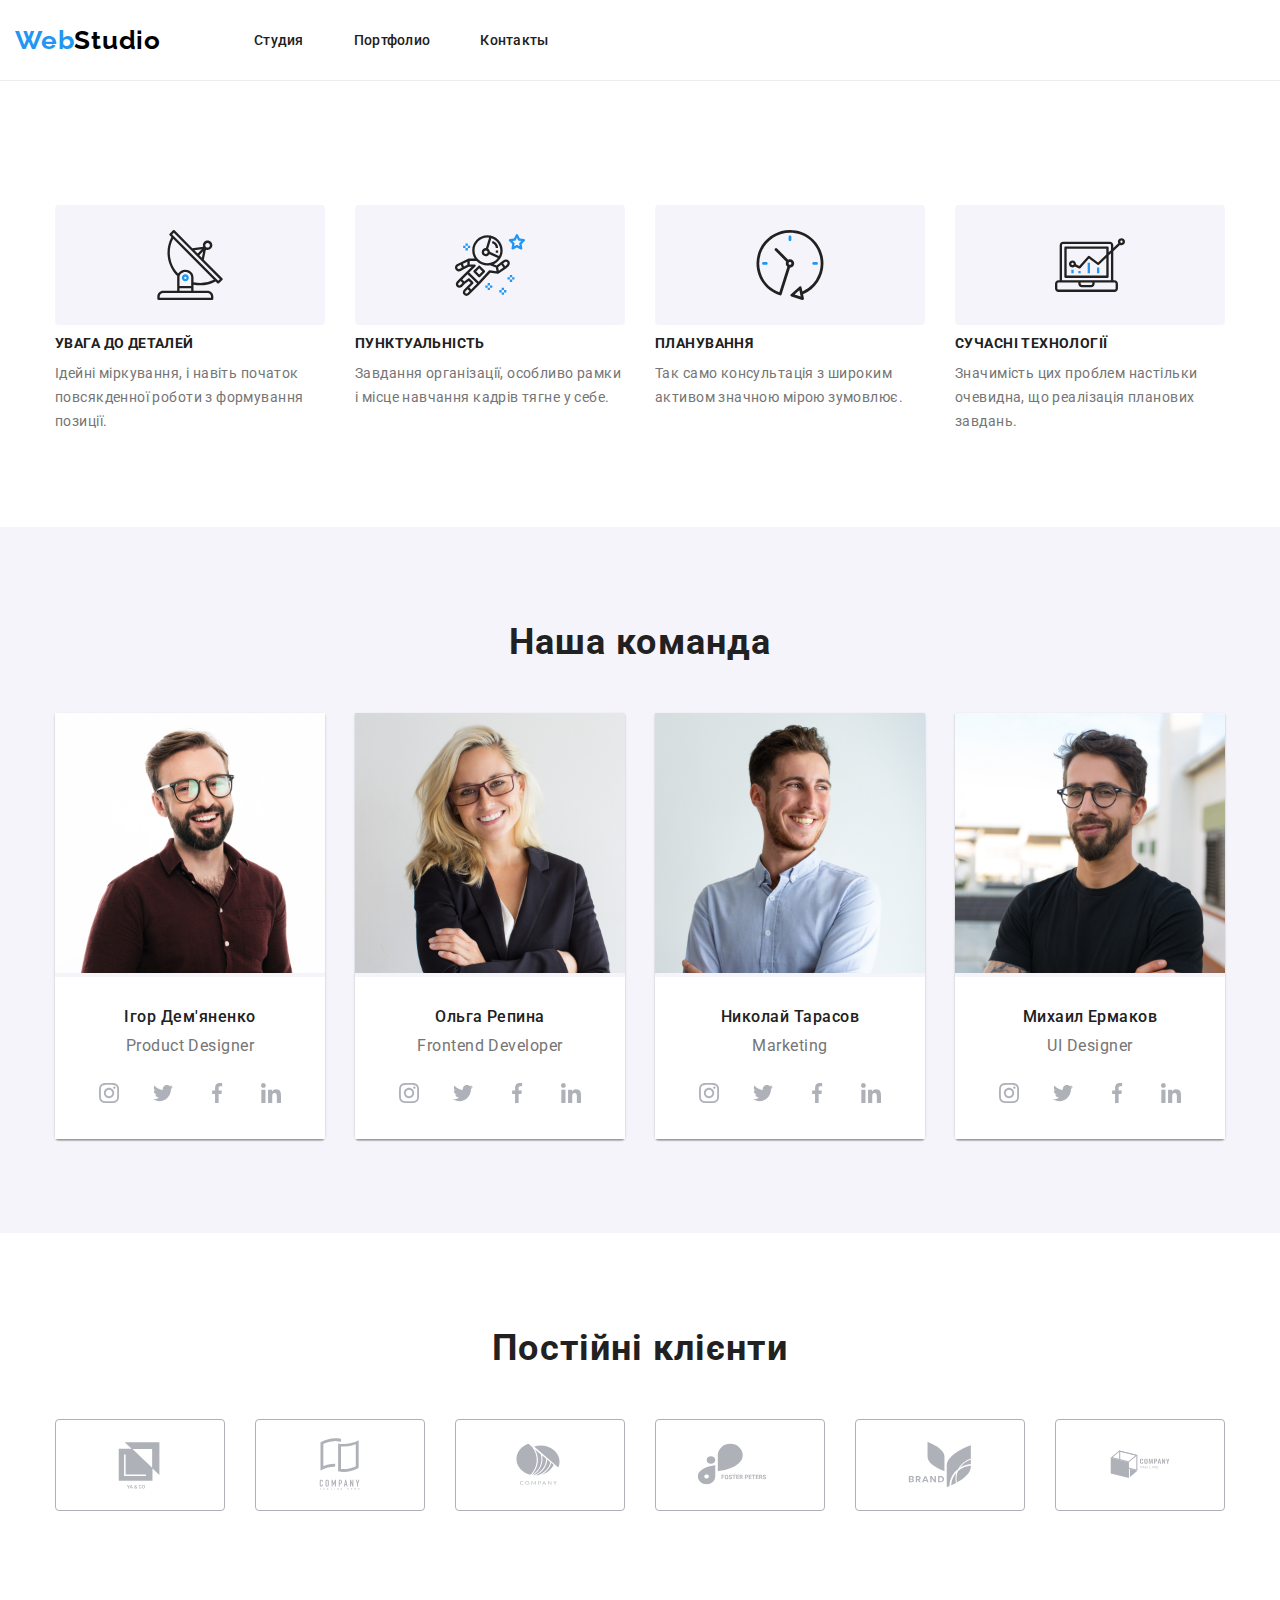
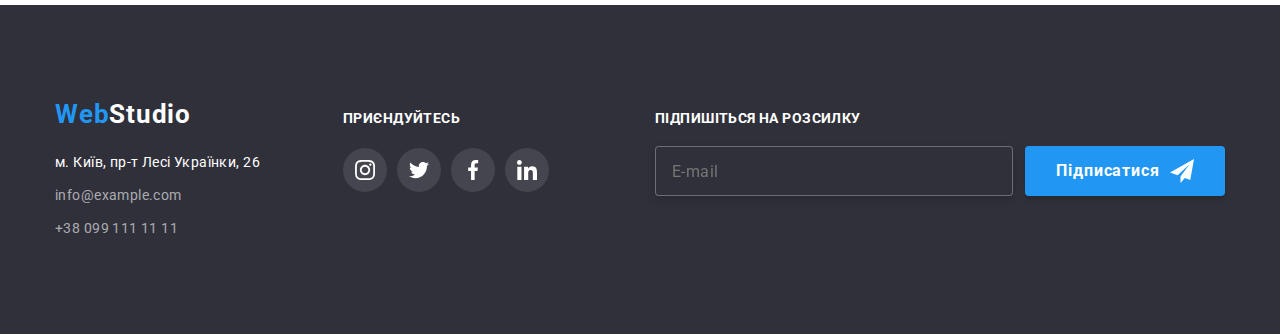
<file: index.html>
<!DOCTYPE html>
<html lang="en">

<head>
    <meta charset="UTF-8">
    <meta http-equiv="X-UA-Compatible" content="IE=edge">
    <meta name="viewport" content="width=device-width, initial-scale=1.0">

    <link rel="preconnect" href="https://fonts.googleapis.com">
    <link rel="preconnect" href="https://fonts.gstatic.com" crossorigin>
    <link
        href="https://fonts.googleapis.com/css2?family=Raleway:wght@700&family=Roboto:wght@400;500;700;900&display=swap"
        rel="stylesheet">
    <link rel="stylesheet"
        href="https://cdnjs.cloudflare.com/ajax/libs/modern-normalize/1.1.0/modern-normalize.min.css">
    <link rel="stylesheet" href="./css/main.min.css">
    <link rel="stylesheet" href="./css/styles.css">
    <title>WebStudio</title>


</head>

<body class="no-scroll">
    <header class="header">
        <div class="header__content ">
            <nav class="navbar">

                <a class="navbar__logo " href="./index.html"><span class="navbar__logo-text">Web</span>Studio</a>

                <ul class="navbar__list">
                    <li class="navbar__items "><a class="navbar__link  navbar__link--currnet "
                            href="./index.html">Студия</a>
                    </li>
                    <li class="navbar__items "><a class="navbar__link" href="./portfolio.html">Портфолио</a>
                    </li>
                    <li class="navbar__items "><a class="navbar__link lnk" href="">Контакты</a></li>
                </ul>
            </nav>
            <ul class="feedback">
                <li class="feedback__items "><a class="navbar__link" href="mailto:info@devstudio.com">
                        <svg class="feedback__icons" width="16" height="12">
                            <use href="./images/icons.svg#mail">
                            </use>
                        </svg>
                        info@devstudio.com</a>
                </li>
                <li class="feedback__items "><a class="navbar__link" href="tel:+380961111111">
                        <svg class="feedback__icons" width="10" height="16">
                            <use href="./images/icons.svg#phone">
                            </use>
                        </svg>+38 096 111 11 11
                    </a>
                </li>
            </ul>
            <div>
                <button class=" navbar__mobile-open " type="button" data-menu-open>
                    <svg class="navbar__mobile-icon">
                        <use href="./images/icons.svg#menu"></use>
                    </svg>
                </button>

            </div>
        </div>
    </header>

    <main>
        <!-- <section class="hero ">
            <h1 class="hero__title"> ЭФФЕКТИВНЫЕ РЕШЕНИЯ ДЛЯ ВАШЕГО БИЗНЕСА</h1>
            <button class="button" type="button" data-modal-open> <span class="hero__text">Заказать услугу</span>
            </button>
        </section> -->
        <!-- about us-->
        <section class="benefits">
            <div class="benefits__group ">
                <ul class="benefits__list">
                    <li class="benefits__items ">

                        <div class="benefits__collection">
                            <svg class="benefits__icon">
                                <use href="./images/icons.svg#antenna">
                                </use>
                            </svg>
                        </div>

                        <h3 class="benefits__title">УВАГА ДО ДЕТАЛЕЙ</h3>
                        <p class="benefits__text">Ідейні міркування, i навіть початок повсякденної роботи з формування
                            позиції.</p>
                    </li>
                    <li class="benefits__items ">
                        <div class="benefits__collection">
                            <svg class="benefits__icon">
                                <use href="./images/icons.svg#astronaut">
                                </use>
                            </svg>
                        </div>
                        <h3 class="benefits__title">ПУНКТУАЛЬНІСТЬ</h3>
                        <p class="benefits__text">Завдання організації, особливо рамки і місце навчання кадрів тягне у
                            себе. </p>
                    </li>
                    <li class="benefits__items ">
                        <div class="benefits__collection">
                            <svg class="benefits__icon">
                                <use href="./images/icons.svg#clock">
                                </use>
                            </svg>
                        </div>
                        <H3 class="benefits__title">ПЛАНУВАННЯ</H3>
                        <p class="benefits__text">Так само консультація з широким активом значною мірою зумовлює.</p>
                    </li>
                    <li class="benefits__items ">
                        <div class="benefits__collection">
                            <svg class="benefits__icon">
                                <use href="./images/icons.svg#diagram">
                                </use>
                            </svg>
                        </div>
                        <h3 class="benefits__title">СУЧАСНІ ТЕХНОЛОГІЇ</h3>
                        <p class="benefits__text">Значимість цих проблем настільки очевидна, що реалізація планових
                            завдань.
                        </p>
                    </li>
                </ul>
            </div>
        </section>
        <!--Ability-->
        <!-- <section class="ability">
            <div class=" ability__group ">
                <h2 class="ability__title">Чем мы занимаемся</h2>
                <ul class="ability__list">
                    <li class="ability__photo"><img src="images/desktop.jpg" width="370" height="294"
                            alt="рабочий стол">
                        <div class="overlay">
                            <p class="overlay__text">
                                ДЕСКТОПНЫЕ ПРИЛОЖЕНИЯ
                            </p>
                        </div>
                    </li>

                    <li class="ability__photo"><img src="images/mobile-development.jpg " width="370" height="294"
                            alt="мобильная разработка">

                        <div class="overlay">
                            <p class="overlay__text">
                                МОБИЛЬНЫЕ ПРИЛОЖЕНИЯ
                            </p>
                        </div>
                    </li>
                    <li class="ability__photo "><img src="images/tablet.jpg " width="370" height="294" alt="планшет">
                        <div class="overlay">
                            <p class="overlay__text">ДИЗАЙНЕРСКИЕ РЕШЕНИЯ</p>
                        </div>
                    </li>
                </ul>
            </div>
        </section> -->
        <!--Team-->
        <section class="team ">
            <div class="team__group ">
                <h2 class="team__people">Наша команда</h2>
                <ul class="team__list">
                    <li class="team__items ">
                        <img src="images/igor.jpg " width="270" height="260" alt="Игорь Демьяненко">
                        <div class="team__activity">
                            <h3 class="team__name">Ігор Дем'яненко</h3>
                            <p class="team__title">Product Designer</p>
                            <ul class="team__social-list">
                                <li class="team__social-items ">
                                    <a class="team__social-link" href="https://instagram.com" target="_blank"
                                        rel="noopener noreferrer" aria-label="instagram">
                                        <svg class="team__social-svg">
                                            <use href="./images/icons.svg#instagram">
                                            </use>
                                        </svg>
                                    </a>
                                </li>
                                <li class="team__social-items ">
                                    <a class="team__social-link" href="https://twitter.com/" target="_blank"
                                        rel="noopener noreferrer" aria-label="twitter">
                                        <svg class="team__social-svg">
                                            <use href="./images/icons.svg#twitter">
                                            </use>
                                        </svg>
                                    </a>
                                </li>
                                <li class=" team__social-items">
                                    <a class="team__social-link" href="https://facebook.com/" target="_blank"
                                        rel="noopener noreferrer" aria-label="facebook">
                                        <svg class="team__social-svg">
                                            <use href="./images/icons.svg#facebook">
                                            </use>
                                        </svg>
                                    </a>
                                </li>
                                <li class="team__social-items ">
                                    <a class="team__social-link" href="https://linkedin.com/" target="_blank"
                                        rel="noopener noreferrer" aria-label="linkedin">
                                        <svg class="team__social-svg">
                                            <use href="./images/icons.svg#linkedin">
                                            </use>
                                        </svg>
                                    </a>
                                </li>

                            </ul>
                        </div>
                    </li>
                    <li class="team__items ">
                        <img src="images/olga.jpg" width="270" height="260" alt="Ольга Репина">
                        <div class="team__activity">
                            <h3 class="team__name">Ольга Репина</h3>
                            <p class="team__title">Frontend Developer</p>
                            <ul class="team__social-list">
                                <li class="team__social-items ">
                                    <a class="team__social-link" href="https://instagram.com" target="_blank"
                                        rel="noopener noreferrer" aria-label="instagram">
                                        <svg class="team__social-svg">
                                            <use href="./images/icons.svg#instagram">
                                            </use>
                                        </svg>
                                    </a>
                                </li>
                                <li class="team__social-items ">
                                    <a class="team__social-link" href="https://twitter.com/" target="_blank"
                                        rel="noopener noreferrer" aria-label="twitter">
                                        <svg class="team__social-svg">
                                            <use href="./images/icons.svg#twitter">
                                            </use>
                                        </svg>
                                    </a>
                                </li>
                                <li class=" team__social-items ">
                                    <a class="team__social-link" href="https://facebook.com/" target="_blank"
                                        rel="noopener noreferrer" aria-label="facebook">
                                        <svg class="team__social-svg">
                                            <use href="./images/icons.svg#facebook">
                                            </use>
                                        </svg>
                                    </a>
                                </li>
                                <li class="team__social-items ">
                                    <a class="team__social-link" href="https://linkedin.com/" target="_blank"
                                        rel="noopener noreferrer" aria-label="linkedin">
                                        <svg class="team__social-svg">
                                            <use href="./images/icons.svg#linkedin">
                                            </use>
                                        </svg>
                                    </a>
                                </li>

                            </ul>
                        </div>
                    </li>
                    <li class="team__items">
                        <img src="images/nikolay.jpg" width="270" height="260" alt="Николай Тарасов">
                        <div class="team__activity">
                            <h3 class="team__name">Николай Тарасов</h3>
                            <p class="team__title">Marketing</p>
                            <ul class="team__social-list">
                                <li class="team__social-items ">
                                    <a class="team__social-link" href="https://instagram.com" target="_blank"
                                        rel="noopener noreferrer" aria-label="instagram">
                                        <svg class="team__social-svg">
                                            <use href="./images/icons.svg#instagram">
                                            </use>
                                        </svg>
                                    </a>
                                </li>
                                <li class="team__social-items">
                                    <a class="team__social-link" href="https://twitter.com/" target="_blank"
                                        rel="noopener noreferrer" aria-label="twitter">
                                        <svg class="team__social-svg">
                                            <use href="./images/icons.svg#twitter">
                                            </use>
                                        </svg>
                                    </a>
                                </li>
                                <li class=" team__social-items">
                                    <a class="team__social-link" href="https://facebook.com/" target="_blank"
                                        rel="noopener noreferrer" aria-label="facebook">
                                        <svg class="team__social-svg">
                                            <use href="./images/icons.svg#facebook">
                                            </use>
                                        </svg>
                                    </a>
                                </li>
                                <li class="team__social-items ">
                                    <a class="team__social-link" href="https://linkedin.com/" target="_blank"
                                        rel="noopener noreferrer" aria-label="linkedin">
                                        <svg class="team__social-svg">
                                            <use href="./images/icons.svg#linkedin">
                                            </use>
                                        </svg>
                                    </a>
                                </li>

                            </ul>
                        </div>
                    </li>
                    <li class="team__items">
                        <img src="images/misha.jpg" width="270" height="260" alt="Михаил Ермаков">
                        <div class="team__activity">
                            <h3 class="team__name">Михаил Ермаков</h3>
                            <p class="team__title">UI Designer</p>
                            <ul class="team__social-list">
                                <li class="team__social-items ">
                                    <a class="team__social-link" href="https://instagram.com" target="_blank"
                                        rel="noopener noreferrer" aria-label="instagram">
                                        <svg class="team__social-svg">
                                            <use href="./images/icons.svg#instagram">
                                            </use>
                                        </svg>
                                    </a>
                                </li>
                                <li class="team__social-items ">
                                    <a class="team__social-link" href="https://twitter.com/" target="_blank"
                                        rel="noopener noreferrer" aria-label="twitter">
                                        <svg class="team__social-svg">
                                            <use href="./images/icons.svg#twitter">
                                            </use>
                                        </svg>
                                    </a>
                                </li>
                                <li class=" team__social-items">
                                    <a class="team__social-link" href="https://facebook.com/" target="_blank"
                                        rel="noopener noreferrer" aria-label="facebook">
                                        <svg class="team__social-svg">
                                            <use href="./images/icons.svg#facebook">
                                            </use>
                                        </svg>
                                    </a>
                                </li>
                                <li class="team__social-items ">
                                    <a class="team__social-link" href="https://linkedin.com/" target="_blank"
                                        rel="noopener noreferrer" aria-label="linkedin">
                                        <svg class="team__social-svg">
                                            <use href="./images/icons.svg#linkedin">
                                            </use>
                                        </svg>
                                    </a>
                                </li>

                            </ul>
                        </div>
                    </li>
                </ul>
            </div>
        </section>
        <!-- Clients -->
        <section class="clients">
            <div class="clients__group ">
                <h3 class="clients__title">Постійні клієнти</h3>
                <ul class="clients__list">
                    <li class="clients__items ">
                        <a class="clients__logo" href="./index.html" target="_blank" rel="noopener noreferrer"
                            aria-label="company name">
                            <svg class="clients__icon">
                                <use href="./images/icons.svg#logo-1">
                                </use>
                            </svg>
                        </a>

                    </li>
                    <li class="clients__items">
                        <a class="clients__logo" href="./index.html" target="_blank" rel="noopener noreferrer"
                            aria-label="company name">
                            <svg class="clients__icon">
                                <use href="./images/icons.svg#logo-2">
                                </use>
                            </svg>
                        </a>

                    </li>
                    <li class="clients__items ">
                        <a class="clients__logo" href="./index.html" target="_blank" rel="noopener noreferrer"
                            aria-label="company name">
                            <svg class="clients__icon">
                                <use href="./images/icons.svg#logo-3">
                                </use>
                            </svg>
                        </a>

                    </li>
                    <li class="clients__items ">
                        <a class="clients__logo" href="./index.html" target="_blank" rel="noopener noreferrer"
                            aria-label="company name">
                            <svg class="clients__icon">
                                <use href="./images/icons.svg#logo-4">
                                </use>
                            </svg>
                        </a>

                    </li>
                    <li class="clients__items ">
                        <a class="clients__logo" href="./index.html" target="_blank" rel="noopener noreferrer"
                            aria-label="company name">
                            <svg class="clients__icon">
                                <use href="./images/icons.svg#logo-5">
                                </use>
                            </svg>
                        </a>

                    </li>
                    <li class="clients__items">
                        <a class="clients__logo" href="./index.html" target="_blank" rel="noopener noreferrer"
                            aria-label="company name">
                            <svg class="clients__icon">
                                <use href="./images/icons.svg#logo-6">
                                </use>
                            </svg>
                        </a>


                    </li>
                </ul>
            </div>
        </section>
    </main>
    <footer class="footer">
        <div class="footer__info">
            <div>
                <a class="footer__logo " href="./index.html" target="_blank" rel="noopener noreferrer">
                    <span class="footer__logo-text">Web</span>Studio</a>
                <address>
                    <ul class="footer__nav">
                        <li class="footer__list"><a class="footer__adress" href="https://goo.gl/maps/Vx1k762oTrEUdPKi6"
                                rel="noopener noreferrer ">
                                м. Київ, пр-т Лесі Українки, 26</a></li>
                        <li class="footer__list"><a class="footer__feedback "
                                href="mailto:info@example.com">info@example.com</a></li>
                        <li class="footer__list"><a class="footer__feedback" href="tel:+380991111111">+38
                                099 111
                                11
                                11</a></li>
                    </ul>
                </address>
            </div>
            <div class="footer__social">
                <h2 class="footer__social-title">ПРИЄНДУЙТЕСЬ</h2>

                <ul class="footer__social-list">
                    <li class="footer__social-items">
                        <a class="footer__social-link" href="https://instagram.com" target="_blank"
                            rel="noopener noreferrer" aria-label="instagram">
                            <svg class="footer__icon">
                                <use href="./images/icons.svg#instagram">
                                </use>
                            </svg>
                        </a>
                    </li>
                    <li class="footer__social-items">
                        <a class="footer__social-link" href="https://twitter.com/" target="_blank"
                            rel="noopener noreferrer" aria-label="twitter">
                            <svg class="footer__icon">
                                <use href="./images/icons.svg#twitter">
                                </use>
                            </svg>
                        </a>
                    </li>
                    <li class=" footer__social-items">
                        <a class="footer__social-link" href="https://facebook.com/" target="_blank"
                            rel="noopener noreferrer" aria-label="facebook">
                            <svg class="footer__icon">
                                <use href="./images/icons.svg#facebook">
                                </use>
                            </svg>
                        </a>
                    </li>
                    <li class="footer__social-items">
                        <a class="footer__social-link" href="https://linkedin.com/" target="_blank"
                            rel="noopener noreferrer" aria-label="linkedin">
                            <svg class="footer__icon">
                                <use href="./images/icons.svg#linkedin">
                                </use>
                            </svg>
                        </a>
                </ul>
            </div>
            <div class="subscribe">
                <h2 class="subscribe-title">Підпишіться на розсилку
                </h2>
                <form class="subscribe__form">
                    <label class="subscribe__label">
                        <input class="subscribe__input" type="email" placeholder="E-mail">
                    </label>
                    <button class="subscribe__button" type="submit">Підписатися
                        <svg class="subscribe__icon">
                            <use href="./images/icons.svg#send"></use>
                        </svg>
                    </button>
                </form>
            </div>

        </div>

    </footer>
    <div class="backdrop is-hidden" data-modal>
        <div class="modal">
            <button class="modal__btn" type="button" data-modal-close>
                <svg class="modal__close">
                    <use href="./images/icons.svg#close"></use>
                </svg>
            </button>



            <form class="form">
                <div class="form__group" role="group">
                    <strong class="form__title">Залиште свої дані, ми вам передзвонимо</strong>
                    <label class="form__label">
                        <span class="form__name">Ім'я</span>
                        <input class="form__input" type="text" name="user-name" />
                        <svg class="form__icon">
                            <use href="./images/icons.svg#name">
                            </use>
                        </svg>
                    </label>
                    <label class="form__label">
                        <span class="form__name">Телефон</span>
                        <input class="form__input" type="tel" name="user-phone" />
                        <svg class="form__icon">
                            <use href="./images/icons.svg#call">
                            </use>
                        </svg>
                    </label>
                    <label class="form__label">
                        <span class="form__name">Пошта</span>
                        <input class="form__input" type="email" name="user-email" />
                        <svg class="form__icon">
                            <use href="./images/icons.svg#email">
                            </use>
                        </svg>
                    </label>
                    <label class="form__label">
                        <span class="form__name">Коментар</span>
                        <textarea class="form__area" name="user-name" placeholder="Введіть текст"></textarea>
                    </label>
                </div>
                <label class="form__agreement">

                    <input class="form__checkbox visually-hidden" type="checkbox" name="user-name" />
                    <svg class="form__agreement-icon">
                        <use class="form__nocheck" href="./images/icons.svg#nocheck">
                        </use>
                        <use class="form__check" href="./images/icons.svg#check">
                        </use>
                    </svg>
                    <span class="form__info">Погоджуюся з розсилкою та приймаю <a href="" class="form__link ">
                            Умови договору</a> </span>
                </label>
                <button class="form__button-submit" type="submit">Відправити</button>
            </form>
        </div>
    </div>

    <div class="mobile" data-menu>
        <button class="mobile__close " type="button" data-menu-close>
            <svg class="modal__close">
                <use href="./images/icons.svg#close"></use>
            </svg>
        </button>
        <div class="mobile__section">
            <ul class="mobile__list">
                <li class="mobile__nav-items ">
                    <a href="./index.html" class="mobile__link mobile__nav-items--currnet">Студія</a>
                </li>
                <li class="mobile__nav-items"><a href="./portfolio.html" class="mobile__link">Портфоліо</a></li>
                <li class="mobile__nav-items"><a href="./index.html" class="mobile__link">Контакти</a></li>
            </ul>
            <ul class="mobile__list">
                <li class="mobile__items"> <a class="mobile__link-tel" href="tel:+380961111111"> +38 096 111 11
                        11</a>
                </li>
                <li class="mobile__items"><a class="mobile__link-email"
                        href="mailto:info@devstudio.com">info@devstudio.com</a></li>
            </ul>
            <ul class="mobile__subscribe-list">
                <li class="mobile__items"><a class="mobile__subscribe" href="https://instagram.com" target="_blank"
                        rel="noopener noreferrer" aria-label="instagram">Instagramm </a></li>
                <li class="mobile__items"><a class="mobile__subscribe" href="https://twitter.com/" target="_blank"
                        rel="noopener noreferrer" aria-label="twitter">twitter </a></li>
                <li class="mobile__items"><a class="mobile__subscribe" href="https://www.facebook.com/" target="_blank"
                        rel="noopener noreferrer" aria-label="facebook">Facebook </a></li>
                <li class="mobile__items"><a class="mobile__subscribe" href="https://www.linkedin.com/" target="_blank"
                        rel="noopener noreferrer" aria-label="LinkedIn">LinkedIn</a></li>
            </ul>
        </div>

    </div>



    <script src=" ./js/modal.js">
    </script>
    <script src=" ./js/menu.js">

    </script>
</body>

</html>
</file>
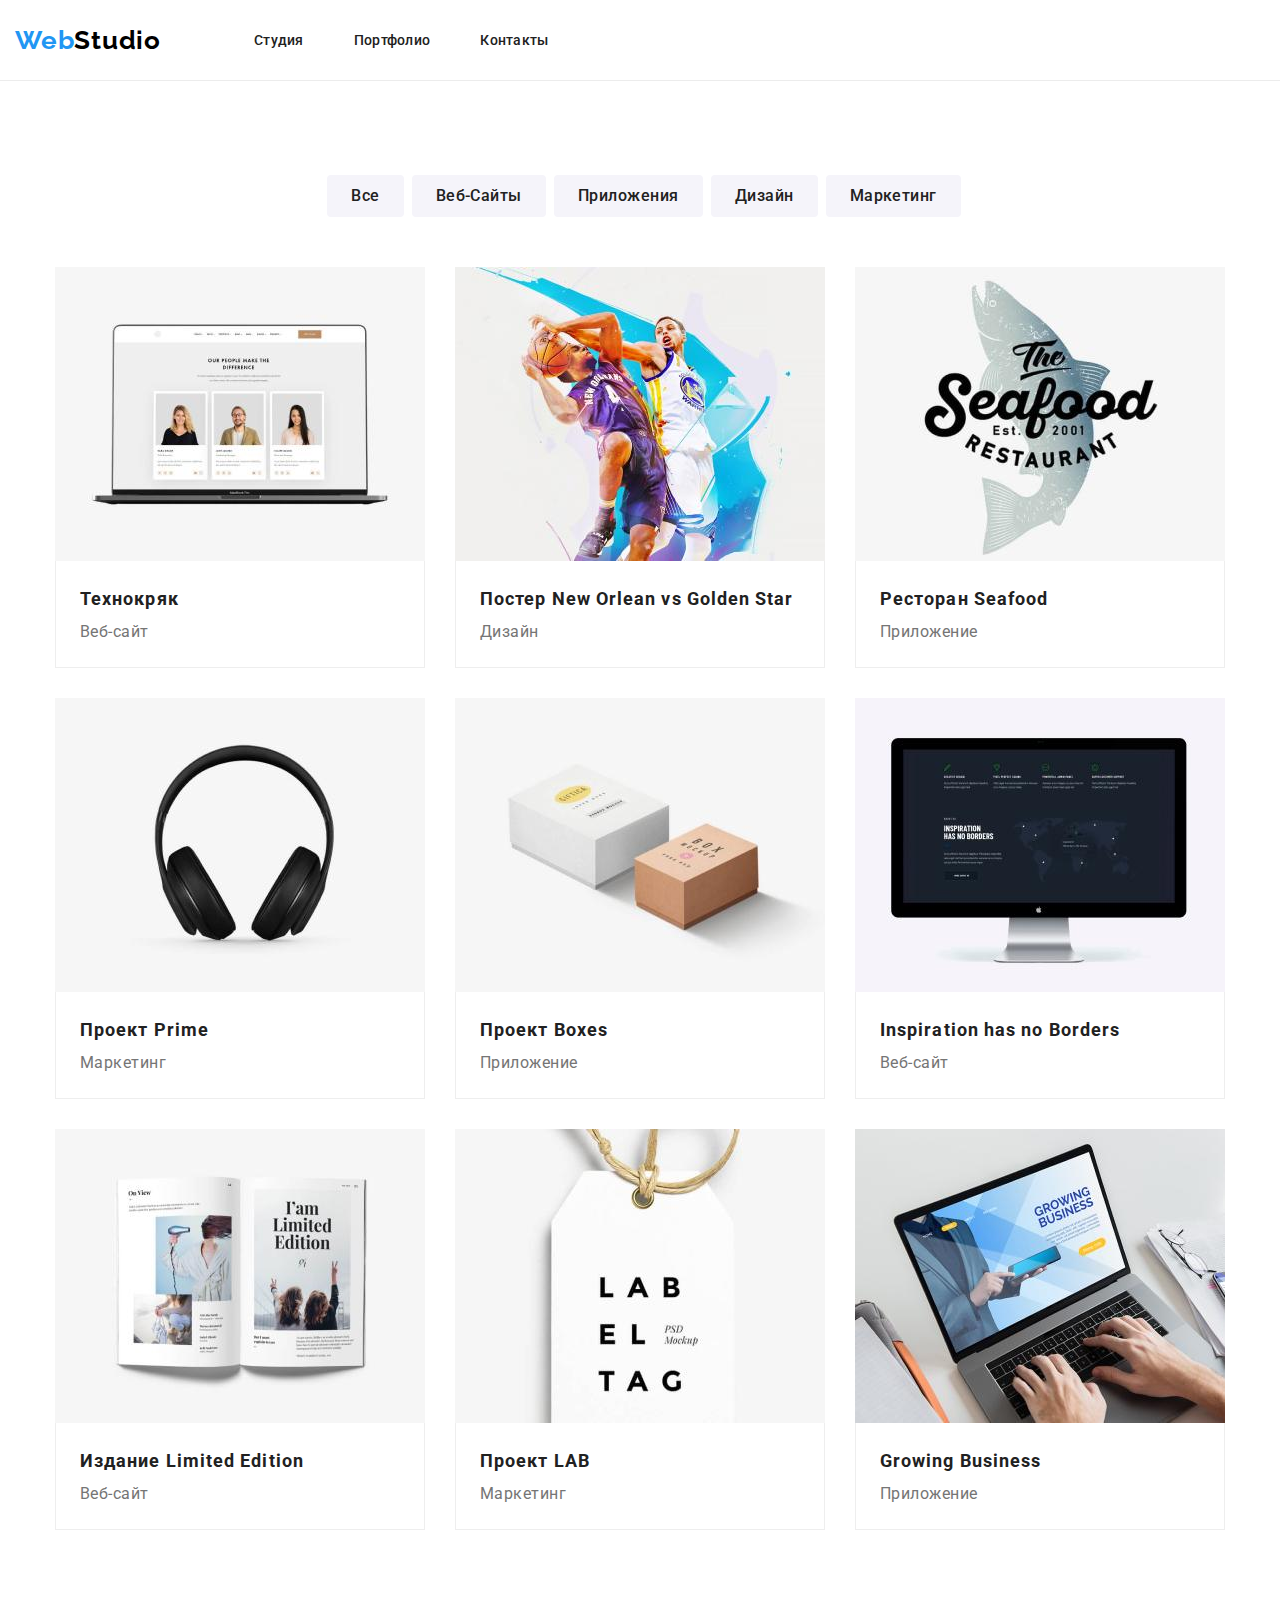
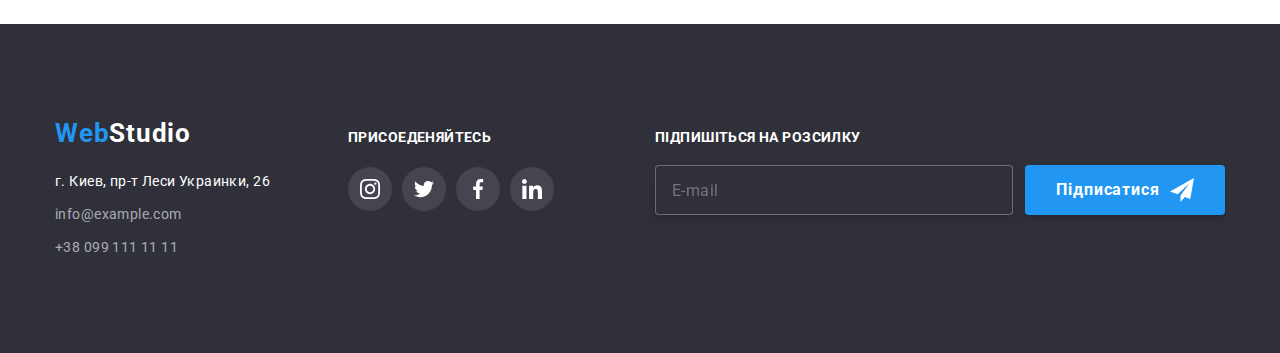
<file: portfolio.html>
<!DOCTYPE html>
<html lang="en">

<head>
    <meta charset="UTF-8" />
    <meta http-equiv="X-UA-Compatible" content="IE=edge" />
    <meta name="viewport" content="width=device-width, initial-scale=1.0" />
    <link rel="preconnect" href="https://fonts.googleapis.com" />
    <link rel="preconnect" href="https://fonts.gstatic.com" crossorigin />
    <link
        href="https://fonts.googleapis.com/css2?family=Raleway:wght@700&family=Roboto:wght@400;500;700;900&display=swap"
        rel="stylesheet" />
    <link rel="stylesheet"
        href="https://cdnjs.cloudflare.com/ajax/libs/modern-normalize/1.1.0/modern-normalize.min.css" />
    <link rel="stylesheet" href="./css/main.min.css">
    <link rel="stylesheet" href="./css/styles.css" />
    <title>Portfolio</title>
</head>

<body>
    <header class="header">
        <div class="header__content">
            <nav class="navbar">
                <a class="navbar__logo " href="./index.html"><span class="navbar__logo-text">Web</span>Studio</a>
                <ul class="navbar__list">
                    <li class="navbar__items "><a class="navbar__link " href="./index.html">Студия</a>
                    </li>
                    <li class="navbar__items "><a class="navbar__link navbar__link--currnet"
                            href="./portfolio.html">Портфолио</a>
                    </li>
                    <li class="navbar__items "><a class="navbar__link" href="">Контакты</a></li>
                </ul>
            </nav>
            <ul class="feedback">
                <li class="feedback__items "><a class="navbar__link" href="mailto:info@devstudio.com">
                        <svg class="feedback__icons" width="16" height="12">
                            <use href="./images/icons.svg#mail">
                            </use>
                        </svg>
                        info@devstudio.com</a>
                </li>
                <li class="feedback__items "><a class="navbar__link" href="tel:+380961111111">
                        <svg class="feedback__icons" width="10" height="16">
                            <use href="./images/icons.svg#phone">
                            </use>
                        </svg>+38 096 111 11 11
                    </a>


                </li>
            </ul>
        </div>
    </header>


    <main>
        <!-- Filter -->
        <section class="filter">
            <div class="filter__group">
                <ul class="filter__list">
                    <li class="filter__items">
                        <button class="filter__button" type="button">Все</button>
                    </li>
                    <li class="filter__items">
                        <button class="filter__button" type="button">Веб-Сайты</button>
                    </li>
                    <li class="filter__items">
                        <button class="filter__button" type="button">Приложения</button>
                    </li>
                    <li class="filter__items">
                        <button class="filter__button" type="button">Дизайн</button>
                    </li>
                    <li class="filter__items">
                        <button class="filter__button" type="button">Маркетинг</button>
                    </li>
                </ul>
                <!-- Projects list -->
                <ul class="projects__list">
                    <li class="projects__items ">
                        <div class="projects__overlay">
                            <img class="projects__photo" src="./images/tehno.jpg" alt="ТехноКряк" />
                            <p class="projects__overlay-text projects_overlay-filter">Ресурс предлагает комплексные
                                предложения с
                                разным уровнем
                                функционала и сервисов. Все это позволит посетителю получить
                                исчерпывающие сведения о компании или частном лице.</p>
                        </div>
                        <div class="filter__container ">
                            <h2 class="projects__cards">Технокряк</h2>
                            <p class="projects__cards-list">Веб-сайт</p>
                        </div>
                    </li>
                    <li class="projects__items">
                        <div class="projects__overlay">
                            <img class="projects__photo" src="./images/poster.jpg" alt="ТехноКряк" />
                            <p class="projects__overlay-text projects_overlay-filter">Ресурс предлагает комплексные
                                предложения с
                                разным уровнем
                                функционала и сервисов. Все это позволит посетителю получить
                                исчерпывающие сведения о компании или частном лице.</p>
                        </div>
                        <div class="filter__container">
                            <h2 class="projects__cards">Постер New Orlean vs Golden Star</h2>
                            <p class="projects__cards-list">Дизайн</p>
                        </div>
                    </li>
                    <li class="projects__items">
                        <div class="projects__overlay">
                            <img class="projects__photo" src="./images/seafood.jpg" alt="ТехноКряк" />
                            <p class="projects__overlay-text projects_overlay-filter">Ресурс предлагает комплексные
                                предложения с
                                разным уровнем
                                функционала и сервисов. Все это позволит посетителю получить
                                исчерпывающие сведения о компании или частном лице.</p>
                        </div>

                        <div class="filter__container">
                            <h2 class="projects__cards">Ресторан Seafood</h2>
                            <p class="projects__cards-list">Приложение</p>

                        </div>

                    </li>
                    <li class="projects__items">
                        <div class="projects__overlay">
                            <img class="projects__photo" src="./images/prime.jpg" alt="ТехноКряк" />
                            <p class="projects__overlay-text projects_overlay-filter">Ресурс предлагает комплексные
                                предложения с
                                разным уровнем
                                функционала и сервисов. Все это позволит посетителю получить
                                исчерпывающие сведения о компании или частном лице.</p>
                        </div>

                        <div class="filter__container">
                            <h2 class="projects__cards">Проект Prime</h2>
                            <p class="projects__cards-list">Маркетинг</p>
                        </div>
                    </li>
                    <li class="projects__items">
                        <div class="projects__overlay">
                            <img class="projects__photo" src="./images/boxes.jpg" alt="ТехноКряк" />
                            <p class="projects__overlay-text projects_overlay-filter">Ресурс предлагает комплексные
                                предложения с
                                разным уровнем
                                функционала и сервисов. Все это позволит посетителю получить
                                исчерпывающие сведения о компании или частном лице.</p>
                        </div>

                        <div class="filter__container">
                            <h2 class="projects__cards">Проект Boxes</h2>
                            <p class="projects__cards-list">Приложение</p>
                        </div>
                    </li>
                    <li class="projects__items">
                        <div class="projects__overlay">
                            <img class="projects__photo" src="./images/noborders.jpg" alt="ТехноКряк" />
                            <p class="projects__overlay-text projects_overlay-filter">Ресурс предлагает комплексные
                                предложения с
                                разным уровнем
                                функционала и сервисов. Все это позволит посетителю получить
                                исчерпывающие сведения о компании или частном лице.</p>
                        </div>

                        <div class="filter__container">
                            <h2 class="projects__cards">Inspiration has no Borders</h2>
                            <p class="projects__cards-list">Веб-сайт</p>
                        </div>
                    </li>
                    <li class="projects__items">
                        <div class="projects__overlay">
                            <img class="projects__photo" src="./images/limited.jpg" alt="ТехноКряк" />
                            <p class="projects__overlay-text projects_overlay-filter">Ресурс предлагает комплексные
                                предложения с
                                разным уровнем
                                функционала и сервисов. Все это позволит посетителю получить
                                исчерпывающие сведения о компании или частном лице.</p>
                        </div>

                        <div class="filter__container">
                            <h2 class="projects__cards">Издание Limited Edition</h2>
                            <p class="projects__cards-list">Веб-сайт</p>
                        </div>
                    </li>
                    <li class="projects__items">
                        <div class="projects__overlay">
                            <img class="projects__photo" src="./images/lab.jpg" alt="ТехноКряк" />
                            <p class="projects__overlay-text projects_overlay-filter">Ресурс предлагает комплексные
                                предложения с
                                разным уровнем
                                функционала и сервисов. Все это позволит посетителю получить
                                исчерпывающие сведения о компании или частном лице.</p>
                        </div>

                        <div class="filter__container">
                            <h2 class="projects__cards">Проект LAB</h2>
                            <p class="projects__cards-list">Маркетинг</p>
                        </div>
                    </li>
                    <li class="projects__items">
                        <div class="projects__overlay">
                            <img class="projects__photo" src="./images/growing.jpg" alt="ТехноКряк" />
                            <p class="projects__overlay-text projects_overlay-filter">Ресурс предлагает комплексные
                                предложения с
                                разным уровнем
                                функционала и сервисов. Все это позволит посетителю получить
                                исчерпывающие сведения о компании или частном лице.</p>
                        </div>


                        <div class="filter__container">
                            <h2 class="projects__cards">Growing Business</h2>
                            <p class="projects__cards-list">Приложение</p>
                        </div>
                    </li>
                </ul>
            </div>
        </section>
    </main>
    <footer class="footer">
        <div class="footer__info">
            <div>
                <a class="footer__logo " href="./index.html" target="_blank" rel="noopener noreferrer">
                    <span class="footer__logo-text">Web</span>Studio</a>
                <address>
                    <ul class="footer__nav">
                        <li class="footer__list"><a class="footer__adress" href="https://goo.gl/maps/Vx1k762oTrEUdPKi6"
                                rel="noopener noreferrer ">
                                г. Киев, пр-т Леси
                                Украинки, 26</a></li>
                        <li class="footer__list"><a class="footer__feedback "
                                href="mailto:info@example.com">info@example.com</a></li>
                        <li class="footer__list"><a class="footer__feedback" href="tel:+380991111111">+38
                                099 111
                                11
                                11</a></li>
                    </ul>
                </address>
            </div>
            <div class="footer__social">
                <h2 class="footer__social-title">ПРИСОЕДЕНЯЙТЕСЬ</h2>

                <ul class="footer__social-list">
                    <li class="footer__social-items">
                        <a class="footer__social-link" href="https://instagram.com" target="_blank"
                            rel="noopener noreferrer" aria-label="instagram">
                            <svg class="footer__icon">
                                <use href="./images/icons.svg#instagram">
                                </use>
                            </svg>
                        </a>
                    </li>
                    <li class="footer__social-items">
                        <a class="footer__social-link" href="https://twitter.com/" target="_blank"
                            rel="noopener noreferrer" aria-label="twitter">
                            <svg class="footer__icon">
                                <use href="./images/icons.svg#twitter">
                                </use>
                            </svg>
                        </a>
                    </li>
                    <li class=" footer__social-items">
                        <a class="footer__social-link" href="https://facebook.com/" target="_blank"
                            rel="noopener noreferrer" aria-label="facebook">
                            <svg class="footer__icon">
                                <use href="./images/icons.svg#facebook">
                                </use>
                            </svg>
                        </a>
                    </li>
                    <li class="footer__social-items">
                        <a class="footer__social-link" href="https://linkedin.com/" target="_blank"
                            rel="noopener noreferrer" aria-label="linkedin">
                            <svg class="footer__icon">
                                <use href="./images/icons.svg#linkedin">
                                </use>
                            </svg>
                        </a>
                </ul>
            </div>
            <div class="subscribe">
                <h2 class="subscribe-title">Підпишіться на розсилку
                </h2>
                <form class="subscribe__form">
                    <label class="subscribe__label">
                        <input class="subscribe__input" type="email" placeholder="E-mail">
                    </label>
                    <button class="subscribe__button" type="submit">Підписатися
                        <svg class="subscribe__icon">
                            <use href="./images/icons.svg#send"></use>
                        </svg>
                    </button>
                </form>
            </div>

        </div>

    </footer>
</body>

</html>
</file>
<file: css/styles.css>
/**************************
          Portfolio
    **************************/
/* Filter */
.filter__list {
  display: flex;
  justify-content: center;
}

.filter__items {
  padding-left: 8px;
  font-weight: 500;
  font-size: 16px;
  line-height: calc(26 / 16);
  text-align: center;
  letter-spacing: 0.03em;
}
.filter-items:first-child {
  padding-left: 0px;
}
.filter__button {
  transition: color, background-color 250ms var(--cubic);
  padding-top: 6px;
  padding-bottom: 6px;
  padding-left: 22px;
  padding-right: 22px;
  border-color: transparent;
  background: #f5f4fa;
  border-radius: 4px;
  cursor: pointer;
  font-family: 'Roboto';
  font-weight: 500;
  font-size: 16px;
  line-height: calc(26 / 16);
  text-align: center;
  letter-spacing: 0.03em;
  color: var(--main-text-color);
  -webkit-transition: color, background-color 250ms var(--cubic);
  -moz-transition: color, background-color 250ms var(--cubic);
  -ms-transition: color, background-color 250ms var(--cubic);
  -o-transition: color, background-color 250ms var(--cubic);
}
.filter__button:hover,
.filter__button:focus {
  background-color: var(--accent-color);
  border-color: transparent;
  color: #ffffff;
  box-shadow: 0px 3px 1px rgba(0, 0, 0, 0.1), 0px 1px 2px rgba(0, 0, 0, 0.08),
    0px 2px 2px rgba(0, 0, 0, 0.12);
  border-radius: 4px;
}

.filtr-container {
  overflow: hidden;
  padding-top: 20px;
  padding-left: 24px;
  padding-bottom: 20px;
  border: 1px solid #eeeeee;
  border-top: none;
}
</file>
<file: css/main.min.css>
:root{--main-text-color: #212121;--second-text-color: #757575;--third-text-color: rgba(255, 255, 255, 0.6);--accent-color: #2196f3;--main-font: "Roboto", sans-serif;--second-font: "Raleway", sans-serif;--bg-dark-clr: #2f303a;--bg-light-clr: #f5f4fa;--cubic: cubic-bezier(0.4, 0, 0.2, 1)}.visually-hidden{position:absolute;width:1px;height:1px;margin:-1px;border:0;padding:0;white-space:nowrap;-webkit-clip-path:inset(100%);clip-path:inset(100%);clip:rect(0 0 0 0);overflow:hidden}.filter__group,.footer__info,.clients__group,.team__group,.ability__group,.benefits__group,.header{margin:0 auto;padding-left:15px;padding-right:15px}@media screen and (min-width: 480px){.filter__group,.footer__info,.clients__group,.team__group,.ability__group,.benefits__group,.header{width:480px}}@media screen and (min-width: 768px){.filter__group,.footer__info,.clients__group,.team__group,.ability__group,.benefits__group,.header{width:768px}}@media screen and (min-width: 1200px){.filter__group,.footer__info,.clients__group,.team__group,.ability__group,.benefits__group,.header{width:1200px}}.projects__photo,.mobile__link,.footer__social-link,.footer__feedback,.footer__adress,.footer__logo,.clients__logo,.team__social-link,.navbar__link{text-decoration:none;color:currentColor}.projects__items,.filter__items,.mobile__nav-items,.mobile__items,.footer__social-items,.footer__list,.clients__items,.team__social-items,.team__items,.ability__photo,.benefits__items,.feedback__items,.navbar__items{list-style:none}.filter,.footer,.clients,.team,.ability,.benefits{padding-top:60px;padding-bottom:60px}@media screen and (min-width: 1200px){.filter,.footer,.clients,.team,.ability,.benefits{padding-top:94px;padding-bottom:94px}}body{font-family:var(--main-font);color:var(--main-text-color)}h1,h2,h3,h4,h5,h6,ul,ol,p,ul{margin-top:0px;margin-bottom:0px;padding:0px}.button{margin-top:30px;background-color:#2196f3;-webkit-box-shadow:0px 4px 4px rgba(0,0,0,.15);box-shadow:0px 4px 4px rgba(0,0,0,.15);border-radius:4px;cursor:pointer;text-align:center;width:200px;min-height:50px;border:rgba(0,0,0,0);transition:color,250ms var(--cubic);-webkit-transition:color,250ms var(--cubic)}.button:hover,.button:focus{background-color:#188ce8;-webkit-box-shadow:0px 4px 4px rgba(0,0,0,.15);box-shadow:0px 4px 4px rgba(0,0,0,.15);border-radius:4px}.header{width:100%;border-width:1px;border-bottom-style:solid;border-color:#ececec}.header__content{display:-webkit-box;display:-ms-flexbox;display:flex;-webkit-box-pack:justify;-ms-flex-pack:justify;justify-content:space-between;-webkit-box-align:center;-ms-flex-align:center;align-items:center}.navbar{display:-webkit-box;display:-ms-flexbox;display:flex;-webkit-box-align:center;-ms-flex-align:center;align-items:center}@media screen and (min-width: 768px){.navbar__list{margin-left:93px;display:-webkit-box;display:-ms-flexbox;display:flex}}.navbar__items{margin-right:50px;display:block;font-weight:500;font-size:14px;line-height:1.1428571429;letter-spacing:.02em;color:var(--main-text-color)}.navbar__link{display:-webkit-box;display:-ms-flexbox;display:flex;transition:color 250ms var(--cubic);-webkit-box-align:center;-ms-flex-align:center;align-items:center;-webkit-box-pack:center;-ms-flex-pack:center;justify-content:center;padding-top:32px;padding-bottom:32px;-webkit-transition:color 250ms var(--cubic);-moz-transition:color 250ms var(--cubic);-ms-transition:color 250ms var(--cubic);-o-transition:color 250ms var(--cubic);display:none}@media screen and (min-width: 768px){.navbar__link{display:block}}.navbar__mobile-icon{width:40px;height:40px;cursor:pointer}@media screen and (min-width: 768px){.navbar__mobile-icon{display:none}}.navbar__mobile-open{border-color:rgba(0,0,0,0);background-color:rgba(0,0,0,0);transform:translateX(0%);-webkit-transform:translateX(0%);-moz-transform:translateX(0%);-ms-transform:translateX(0%);-o-transform:translateX(0%)}@media screen and (min-width: 768px){.navbar__mobile-open{display:none}}.navbar__logo{text-decoration:none;font-family:"Raleway";font-weight:700;font-size:26px;line-height:1.1923076923;letter-spacing:.03em;color:#000}@media screen and (min-width: 1200px){.navbar__logo{-webkit-transition:color 250ms var(--cubic);transition:color 250ms var(--cubic)}}.navbar__logo:focus{color:var(--accent-color)}.navbar__logo-text{color:var(--accent-color)}.feedback{display:-webkit-box;display:-ms-flexbox;display:flex}.feedback__items{margin-left:50px;margin-right:25px;font-weight:500;font-size:14px;line-height:1.1428571429;letter-spacing:.02em;margin-right:0px;color:var(--second-text-color);display:none}.feedback__items :first-child{margin-left:0px}.feedback__items :hover,.feedback__items :focus{color:var(--accent-color)}.feedback__icons{-webkit-transition:fill 250ms var(--cubic);transition:fill 250ms var(--cubic);margin-right:10px;display:block}.navbar__link:hover .feedback__icons,.navbar__link:focus .feedback__icons{fill:var(--accent-color)}.hero{background-color:var(--bg-dark-clr);background-image:-webkit-gradient(linear, left top, right top, from(rgba(47, 48, 58, 0.4)), to(rgba(47, 48, 58, 0.4))),url(../images/hero-background.jpg);background-image:linear-gradient(to right, rgba(47, 48, 58, 0.4), rgba(47, 48, 58, 0.4)),url(../images/hero-background.jpg);margin:0 auto;max-width:1600px;background-size:cover;background-position:center;background-repeat:no-repeat;text-align:center;padding-top:200px;padding-bottom:200px}.hero__title{margin-left:auto;margin-right:auto;font-weight:900;font-size:44px;line-height:1.3636363636;text-align:center;letter-spacing:.06em;text-transform:uppercase;color:#fff;width:696px}.hero__text{font-style:normal;font-weight:700;font-size:16px;line-height:1.875;-webkit-box-align:center;-ms-flex-align:center;align-items:center;text-align:center;letter-spacing:.06em;color:#fff}@media screen and (min-width: 768px){.benefits__list{display:-webkit-box;display:-ms-flexbox;display:flex;-ms-flex-wrap:wrap;flex-wrap:wrap;gap:30px}}@media screen and (min-width: 1200px){.benefits__list{-ms-flex-wrap:nowrap;flex-wrap:nowrap}}.benefits__title{margin-bottom:10px;font-weight:700;font-size:14px;line-height:1.1428571429;letter-spacing:.03em;text-transform:uppercase;text-align:center;letter-spacing:.03em;color:var(--main-text-color)}@media screen and (min-width: 768px){.benefits__title{text-align:left}}.benefits__text{margin-bottom:30px;text-align:left;max-width:450px;font-size:14px;line-height:1.7142857143;letter-spacing:.03em;color:var(--second-text-color)}@media screen and (min-width: 768px){.benefits__text{max-width:354px}}@media screen and (min-width: 1200px){.benefits__text{max-width:270px}}.benefits__text:last-child{margin-bottom:0px}.benefits__collection{display:-webkit-box;display:-ms-flexbox;display:flex;-webkit-box-align:center;-ms-flex-align:center;align-items:center;-webkit-box-pack:center;-ms-flex-pack:center;justify-content:center;height:120px;margin-top:30px;margin-bottom:10px;background-color:var(--bg-light-clr);border-radius:4px}@media screen and (min-width: 768px){.benefits__collection{width:354px}}@media screen and (min-width: 1200px){.benefits__collection{width:270px}}.benefits__icon{width:70px;height:70px}.ability{padding-top:0px}.ability__title{font-weight:700;font-size:36px;line-height:1.1666666667;text-align:center;letter-spacing:.03em;color:var(--main-text-color)}.ability__list{display:-webkit-box;display:-ms-flexbox;display:flex;margin-top:50px}.ability__photo{position:relative;margin-right:30px;display:block}.ability__photo:last-child{margin-right:0px}.overlay{display:-webkit-box;display:-ms-flexbox;display:flex;-webkit-box-pack:center;-ms-flex-pack:center;justify-content:center;-webkit-box-align:center;-ms-flex-align:center;align-items:center;position:absolute;bottom:3px;left:0;width:370px;height:70px;background-color:rgba(47,48,58,.8)}.overlay__text{font-weight:700;font-size:14px;line-height:1.1428571429;text-align:center;letter-spacing:.03em;text-transform:uppercase;color:#fff}.team{background-color:var(--bg-light-clr)}.team__people{margin-bottom:30px;font-size:28px;line-height:1.1785714286;text-align:center;letter-spacing:.03em}@media screen and (min-width: 1200px){.team__people{margin-bottom:50px;font-size:36px;line-height:1.1666666667}}@media screen and (min-width: 768px){.team__list{display:-webkit-box;display:-ms-flexbox;display:flex;-ms-flex-wrap:wrap;flex-wrap:wrap;gap:30px}}@media screen and (min-width: 768px)and (min-width: 1200px){.team__list{-ms-flex-wrap:nowrap;flex-wrap:nowrap}}.team__items{margin-bottom:30px;font-size:16px;line-height:1.1875;letter-spacing:.03em;color:var(--second-text-color);-webkit-box-shadow:0px 1px 3px rgba(0,0,0,.12),0px 1px 1px rgba(0,0,0,.14),0px 2px 1px rgba(0,0,0,.2);box-shadow:0px 1px 3px rgba(0,0,0,.12),0px 1px 1px rgba(0,0,0,.14),0px 2px 1px rgba(0,0,0,.2);border-radius:0px 0px 4px 4px}@media screen and (min-width: 768px){.team__items{margin-bottom:0px}}.team__items:last-child{margin-bottom:0px}.team__activity{background-color:#fff;padding-bottom:24px;padding-top:30px;text-align:center}.team__name{margin-bottom:10px;font-weight:500;font-size:16px;line-height:1.1875;letter-spacing:.03em;color:var(--main-text-color)}.team__title{font-weight:400;font-size:16px;line-height:1.1875;letter-spacing:.03em;color:#757575}.team__social-list{gap:10px;margin-top:16px;display:-webkit-box;display:-ms-flexbox;display:flex;-webkit-box-pack:center;-ms-flex-pack:center;justify-content:center;-webkit-box-align:center;-ms-flex-align:center;align-items:center}.team__social-link{display:-webkit-box;display:-ms-flexbox;display:flex;-webkit-box-align:center;-ms-flex-align:center;align-items:center;-webkit-box-pack:center;-ms-flex-pack:center;justify-content:center;width:44px;height:44px;background-color:#fff;border-radius:50%}@media screen and (min-width: 1200px){.team__social-link{-webkit-transition:background-color 250ms var(--cubic);transition:background-color 250ms var(--cubic)}}@media screen and (min-width: 1200px){.team__social-link:hover,.team__social-link:focus{background-color:var(--accent-color)}}@media screen and (min-width: 1200px){.team__social-link:hover .team__social-svg,.team__social-link:focus .team__social-svg{fill:#fff}}.team__social-svg{width:20px;height:20px;fill:#afb1b8}.clients__title{margin-bottom:30px;font-size:28px;line-height:1.1785714286;text-align:center;letter-spacing:.03em;color:var(--main-text-color)}@media screen and (min-width: 1200px){.clients__title{font-size:36px;line-height:42px;text-align:center;letter-spacing:.03em;margin-bottom:50px}}.clients__list{display:-webkit-box;display:-ms-flexbox;display:flex;-ms-flex-wrap:wrap;flex-wrap:wrap;gap:30px}@media screen and (min-width: 250px)and (max-width: 480px){.clients__list{-webkit-box-pack:center;-ms-flex-pack:center;justify-content:center}}@media screen and (min-width: 1200px){.clients__list{-ms-flex-wrap:nowrap;flex-wrap:nowrap;-webkit-box-align:center;-ms-flex-align:center;align-items:center}}.clients__logo{display:-webkit-box;display:-ms-flexbox;display:flex;-webkit-box-pack:center;-ms-flex-pack:center;justify-content:center;-webkit-box-align:center;-ms-flex-align:center;align-items:center;width:210px;height:92px;border:1px solid #afb1b8;border-radius:4px}@media screen and (min-width: 768px){.clients__logo{width:226px}}@media screen and (min-width: 1200px){.clients__logo{width:170px;-webkit-transition:border-color 250ms var(--cubic);transition:border-color 250ms var(--cubic)}}.clients__logo:hover,.clients__logo:focus{border-color:var(--accent-color)}.clients__logo:hover .clients__icon,.clients__logo:focus .clients__icon{fill:var(--accent-color)}.clients__icon{width:106px;height:60px;fill:#afb1b8;transition:fill 250ms var(--cubic);-webkit-transition:fill 250ms var(--cubic);-moz-transition:fill 250ms var(--cubic);-ms-transition:fill 250ms var(--cubic);-o-transition:fill 250ms var(--cubic)}.footer{background-color:var(--bg-dark-clr)}@media screen and (min-width: 768px){.footer__info{display:-webkit-box;display:-ms-flexbox;display:flex;-webkit-box-orient:horizontal;-webkit-box-direction:normal;-ms-flex-direction:row;flex-direction:row;-webkit-box-align:normal;-ms-flex-align:normal;align-items:normal;-ms-flex-wrap:wrap;flex-wrap:wrap;-ms-flex-pack:distribute;justify-content:space-around;-webkit-box-align:baseline;-ms-flex-align:baseline;align-items:baseline}}@media screen and (min-width: 1200px){.footer__info{-webkit-box-pack:justify;-ms-flex-pack:justify;justify-content:space-between}}.footer__logo{display:block;margin-bottom:20px;font-weight:700;font-size:24px;line-height:1.1666666667;text-align:center;letter-spacing:.03em;color:#fff}@media screen and (min-width: 768px){.footer__logo{text-align:left}}@media screen and (min-width: 1200px){.footer__logo{font-size:26px;line-height:1.1923076923;-webkit-transition:color 250ms var(--cubic);transition:color 250ms var(--cubic)}}.footer__logo:focus{color:var(--accent-color)}.footer__logo-text{color:var(--accent-color)}.footer__list{padding-bottom:8px}@media screen and (min-width: 1200px){.footer__list{padding-bottom:9px}}.footer__list:last-child{padding-bottom:0px}.footer__adress{display:block;text-align:left;-webkit-transition:color 250ms var(--cubic);transition:color 250ms var(--cubic);font-style:normal;text-align:center;font-size:14px;line-height:1.7142857143;letter-spacing:.03em;color:#fff}@media screen and (min-width: 768px){.footer__adress{text-align:left}}@media screen and (min-width: 1200px){.footer__adress:hover,.footer__adress:focus{color:var(--accent-color)}}.footer__feedback{display:block;font-style:normal;text-align:center;font-size:14px;font-weight:400;color:rgba(255,255,255,.6);line-height:1.7142857143;letter-spacing:.03em}@media screen and (min-width: 768px){.footer__feedback{text-align:left}}@media screen and (min-width: 1200px){.footer__feedback{-webkit-transition:color 250ms var(--cubic);transition:color 250ms var(--cubic)}}@media screen and (min-width: 1200px){.footer__feedback:hover,.footer__feedback:focus{color:var(--accent-color)}}@media screen and (min-width: 1200px){.footer__social{margin-left:70px;margin-right:93px}}.footer__social-title{display:block;margin-top:60px;text-align:center;color:#fff;font-size:14px;line-height:1.3571428571;letter-spacing:.03em;text-transform:uppercase}@media screen and (min-width: 768px){.footer__social-title{margin-top:0}}@media screen and (min-width: 768px)and (min-width: 1200px){.footer__social-title{text-align:left}}.footer__social-list{margin-top:20px;display:-webkit-box;display:-ms-flexbox;display:flex;-webkit-box-pack:center;-ms-flex-pack:center;justify-content:center;-webkit-box-align:center;-ms-flex-align:center;align-items:center;gap:10px}.footer__icon{display:block;width:20px;height:20px;fill:#fff}.footer__social-link{display:-webkit-box;display:-ms-flexbox;display:flex;-webkit-box-pack:center;-ms-flex-pack:center;justify-content:center;-webkit-box-align:center;-ms-flex-align:center;align-items:center;width:44px;height:44px;border-radius:50%;background-color:rgba(255,255,255,.1);-webkit-transition:background-color 250ms var(--cubic);transition:background-color 250ms var(--cubic)}@media screen and (min-width: 1200px){.footer__social-link:hover,.footer__social-link:focus{background-color:var(--accent-color)}}.subscribe-title{display:block;margin-top:60px;margin-bottom:20px;font-weight:700;font-size:14px;line-height:1.1428571429;letter-spacing:.03em;text-align:center;text-transform:uppercase;color:#fff}@media screen and (min-width: 1200px){.subscribe-title{text-align:left;margin-top:0px}}@media screen and (min-width: 1200px){.subscribe__form{display:-webkit-box;display:-ms-flexbox;display:flex;-webkit-box-pack:center;-ms-flex-pack:center;justify-content:center}}.subscribe__input{background-color:var(--bg-dark-clr);padding-left:16px;padding-right:16px;width:100%;height:50px;border:1px solid rgba(255,255,255,.3);filter:drop-shadow(0px 4px 4px rgba(0, 0, 0, 0.15));border-radius:4px;-webkit-filter:drop-shadow(0px 4px 4px rgba(0, 0, 0, 0.15));font-weight:400;font-size:16px;line-height:1.25;letter-spacing:.03em;color:rgba(255,255,255,.6)}@media screen and (min-width: 768px){.subscribe__input{width:450px}}@media screen and (min-width: 1200px){.subscribe__input{width:358px}}.subscribe__button{display:-webkit-box;display:-ms-flexbox;display:flex;-webkit-box-pack:center;-ms-flex-pack:center;justify-content:center;-webkit-box-align:center;-ms-flex-align:center;align-items:center;gap:10px;margin-top:20px;margin-left:auto;margin-right:auto;width:200px;height:50px;background:#2196f3;-webkit-box-shadow:0px 4px 4px rgba(0,0,0,.15);box-shadow:0px 4px 4px rgba(0,0,0,.15);border-radius:4px;border-color:rgba(0,0,0,0);cursor:pointer;font-weight:700;font-size:16px;line-height:1.875;letter-spacing:.06em;color:#fff}@media screen and (min-width: 1200px){.subscribe__button{margin-top:0;margin-left:12px}}.subscribe__icon{top:0;right:0;width:24px;height:24px}.backdrop{position:fixed;top:0;left:0;width:100%;height:100%;background-color:rgba(0,0,0,.2);transition:opacity 250ms var(--cubic),visibility 250ms var(--cubic);-webkit-transition:opacity 250ms var(--cubic),visibility 250ms var(--cubic);-moz-transition:opacity 250ms var(--cubic),visibility 250ms var(--cubic);-ms-transition:opacity 250ms var(--cubic),visibility 250ms var(--cubic);-o-transition:opacity 250ms var(--cubic),visibility 250ms var(--cubic)}.backdrop.is-hidden{opacity:0;visibility:hidden;pointer-events:none}.modal{position:absolute;-webkit-transform:translate(-50%, -50%) scale(1);transform:translate(-50%, -50%) scale(1);-webkit-transition:opacity 250ms var(--cubic) 250ms,-webkit-transform 250ms var(--cubic) 250ms;transition:opacity 250ms var(--cubic) 250ms,-webkit-transform 250ms var(--cubic) 250ms;transition:transform 250ms var(--cubic) 250ms,opacity 250ms var(--cubic) 250ms;transition:transform 250ms var(--cubic) 250ms,opacity 250ms var(--cubic) 250ms,-webkit-transform 250ms var(--cubic) 250ms;opacity:1;top:50%;left:50%;width:528px;padding:40px 40px;background-color:#fff;-webkit-box-shadow:0px 1px 3px rgba(0,0,0,.12),0px 1px 1px rgba(0,0,0,.14),0px 2px 1px rgba(0,0,0,.2);box-shadow:0px 1px 3px rgba(0,0,0,.12),0px 1px 1px rgba(0,0,0,.14),0px 2px 1px rgba(0,0,0,.2);border-radius:4px;-webkit-transition:transform 250ms var(--cubic) 250ms,opacity 250ms var(--cubic) 250ms;-moz-transition:transform 250ms var(--cubic) 250ms,opacity 250ms var(--cubic) 250ms;-ms-transition:transform 250ms var(--cubic) 250ms,opacity 250ms var(--cubic) 250ms;-o-transition:transform 250ms var(--cubic) 250ms,opacity 250ms var(--cubic) 250ms}.modal__btn{position:absolute;display:-webkit-box;display:-ms-flexbox;display:flex;-webkit-box-align:center;-ms-flex-align:center;align-items:center;-webkit-box-pack:center;-ms-flex-pack:center;justify-content:center;background-color:#fff;border:1px solid rgba(0,0,0,.1);border-radius:50%;padding:0;top:8px;right:8px;width:30px;height:30px;cursor:pointer}.modal__btn:hover .modal__close,.modal__btn:focus .modal__close{fill:var(--accent-color)}.modal__close{transition:fill 250ms var(--cubic);width:11px;height:11px;-webkit-transition:fill 250ms var(--cubic);-moz-transition:fill 250ms var(--cubic);-ms-transition:fill 250ms var(--cubic);-o-transition:fill 250ms var(--cubic)}.backdrop.is-hidden .modal{-webkit-transform:translate(-50%, -50%) scale(0.3);transform:translate(-50%, -50%) scale(0.3);opacity:0}.form__group{margin-bottom:20px}.form__title{display:block;margin-bottom:30px;font-size:20px;line-height:1.15;text-align:center;letter-spacing:.03em;color:var(--main-text-color)}.form__label{position:relative;display:block;margin-bottom:10px}.form__label:last-child{margin-bottom:0px}.form__name{display:block;margin-bottom:4px;font-size:12px;line-height:1.1666666667;letter-spacing:.01em;color:var(--second-text-color)}.form__input{outline:rgba(0,0,0,0);position:relative;transition:border-color 250ms var(--cubic);display:block;width:100%;height:40px;padding-left:35px;border:1px solid rgba(33,33,33,.2);border-radius:4px;font-family:"Roboto";font-style:normal;font-weight:400;font-size:14px;line-height:1.7142857143;letter-spacing:.03em;color:var(--second-text-color);-webkit-transition:border-color 250ms var(--cubic);-moz-transition:border-color 250ms var(--cubic);-ms-transition:border-color 250ms var(--cubic);-o-transition:border-color 250ms var(--cubic)}.form__input:hover,.form__input:focus{border-color:var(--accent-color)}.form__input:hover+.form__icon,.form__input:focus+.form__icon{fill:var(--accent-color)}.form__area{outline:rgba(0,0,0,0);width:100%;height:120px;transition:border-color 250ms var(--cubic);padding-left:16px;padding-right:16px;padding-top:12px;padding-bottom:12px;resize:none;border:1px solid rgba(33,33,33,.2);border-radius:4px;font-weight:400;font-size:14px;line-height:1.1666666667;letter-spacing:.01em;color:var(--second-text-color);-webkit-transition:border-color 250ms var(--cubic);-moz-transition:border-color 250ms var(--cubic);-ms-transition:border-color 250ms var(--cubic);-o-transition:border-color 250ms var(--cubic)}.form__area::-webkit-input-placeholder{font-weight:400;font-size:12px;line-height:1.1666666667;letter-spacing:.01em;color:rgba(117,117,117,.5)}.form__area::-moz-placeholder{font-weight:400;font-size:12px;line-height:1.1666666667;letter-spacing:.01em;color:rgba(117,117,117,.5)}.form__area:-ms-input-placeholder{font-weight:400;font-size:12px;line-height:1.1666666667;letter-spacing:.01em;color:rgba(117,117,117,.5)}.form__area::-ms-input-placeholder{font-weight:400;font-size:12px;line-height:1.1666666667;letter-spacing:.01em;color:rgba(117,117,117,.5)}.form__area::placeholder{font-weight:400;font-size:12px;line-height:1.1666666667;letter-spacing:.01em;color:rgba(117,117,117,.5)}.form__area:hover,.form__area:focus{border-color:var(--accent-color)}.form__agreement{display:-webkit-box;display:-ms-flexbox;display:flex;-webkit-box-align:center;-ms-flex-align:center;align-items:center;-webkit-box-pack:center;-ms-flex-pack:center;justify-content:center}.form__agreement-icon{width:16px;height:15px}.form__checkbox:checked+.form__agreement-icon .form__nocheck{opacity:0;transition:opacity 250ms var(--cubic);-webkit-transition:opacity 250ms var(--cubic);-moz-transition:opacity 250ms var(--cubic);-ms-transition:opacity 250ms var(--cubic);-o-transition:opacity 250ms var(--cubic)}.form__check{opacity:0;transition:opacity 250ms var(--cubic);-webkit-transition:opacity 250ms var(--cubic);-moz-transition:opacity 250ms var(--cubic);-ms-transition:opacity 250ms var(--cubic);-o-transition:opacity 250ms var(--cubic)}.form__checkbox:checked+.form__agreement-icon .form__check{opacity:1}.form__icon{position:absolute;transition:fill 250ms var(--cubic);left:12px;bottom:11px;width:18px;height:18px;-webkit-transition:fill 250ms var(--cubic);-moz-transition:fill 250ms var(--cubic);-ms-transition:fill 250ms var(--cubic);-o-transition:fill 250ms var(--cubic)}.form__info{margin-left:7px;-webkit-user-select:none;-moz-user-select:none;-ms-user-select:none;user-select:none;font-size:14px;line-height:1.7142857143;letter-spacing:.03em;color:var(--second-text-color)}.form__link{text-underline-position:under;font-size:14px;line-height:1.7142857143;letter-spacing:.03em;color:var(--accent-color)}.form__button-submit{transition:background-color 250ms var(--cubic);display:block;margin:0 auto;margin-top:30px;width:200px;height:50px;cursor:pointer;font-weight:700;font-size:16px;line-height:1.875;letter-spacing:.06em;color:#fff;background-color:#2196f3;border-color:rgba(0,0,0,0);-webkit-box-shadow:0px 4px 4px rgba(0,0,0,.15);box-shadow:0px 4px 4px rgba(0,0,0,.15);border-radius:4px;-webkit-transition:background-color 250ms var(--cubic);-moz-transition:background-color 250ms var(--cubic);-ms-transition:background-color 250ms var(--cubic);-o-transition:background-color 250ms var(--cubic)}.form__button-submit:hover,.form__button-submit:focus{background-color:#188ce8}.mobile{position:fixed;width:100%;height:100%;top:0;left:0;background-color:#fff;transform:translateY(-100%);-webkit-transform:translateY(-100%);-moz-transform:translateY(-100%);-ms-transform:translateY(-100%);-o-transform:translateY(-100%)}.mobile__close{position:absolute;top:21px;right:15px;border-color:rgba(0,0,0,0);background-color:rgba(0,0,0,0)}.mobile__section{width:100%;height:100%;display:-webkit-box;display:-ms-flexbox;display:flex;-webkit-box-orient:vertical;-webkit-box-direction:normal;-ms-flex-direction:column;flex-direction:column;margin-left:auto;padding-top:48px;padding-bottom:48px;padding-left:40px;padding-right:40px}.mobile__nav-items{margin-bottom:32px}.mobile__nav-items:last-child{margin-bottom:0px}.mobile__subscribe-list{display:-webkit-box;display:-ms-flexbox;display:flex;-ms-flex-wrap:wrap;flex-wrap:wrap;gap:10px}.mobile__subscribe{display:-webkit-box;display:-ms-flexbox;display:flex;gap:10px;font-weight:500;font-size:18px;line-height:1.2222222222;letter-spacing:.02em;color:#2196f3}.mobile__items:not(:last-child) .mobile__subscribe::after{content:"";display:block;background-color:rgba(33,33,33,.2);width:1px}.mobile__link{padding-top:32px;font-weight:500;font-size:40px;line-height:1.175;letter-spacing:.02em;color:var(--main-text-color)}.mobile__link-tel{display:block;margin-bottom:32px;font-weight:500;font-size:34px;line-height:1.1764705882;letter-spacing:.02em;color:var(--accent-color)}.mobile__link-email{display:block;margin-bottom:64px;font-weight:500;font-size:24px;line-height:1.1666666667;letter-spacing:.02em;color:#757575}.mobile__list:first-child{margin-bottom:auto}.mobile.is-open{-webkit-transition:-webkit-transform 300ms var(--cubic);transition:-webkit-transform 300ms var(--cubic);transition:transform 300ms var(--cubic);transition:transform 300ms var(--cubic), -webkit-transform 300ms var(--cubic);transform:translateY(0%);-webkit-transform:translateY(0%);-moz-transform:translateY(0%);-ms-transform:translateY(0%);-o-transform:translateY(0%);-webkit-transition:transform 300ms var(--cubic);-moz-transition:transform 300ms var(--cubic);-ms-transition:transform 300ms var(--cubic);-o-transition:transform 300ms var(--cubic)}.mobile__nav-items--currnet{color:var(--accent-color)}.filter__list{display:-webkit-box;display:-ms-flexbox;display:flex;-webkit-box-pack:center;-ms-flex-pack:center;justify-content:center}.filter__items{padding-left:8px;font-weight:500;font-size:16px;line-height:1.625;text-align:center;letter-spacing:.03em}.filter-items:first-child{padding-left:0px}.filter__button{transition:color,background-color 250ms var(--cubic);padding-top:6px;padding-bottom:6px;padding-left:22px;padding-right:22px;border-color:rgba(0,0,0,0);background:#f5f4fa;border-radius:4px;cursor:pointer;font-family:"Roboto";font-weight:500;font-size:16px;line-height:1.625;text-align:center;letter-spacing:.03em;color:var(--main-text-color);-webkit-transition:color,background-color 250ms var(--cubic);-moz-transition:color,background-color 250ms var(--cubic);-ms-transition:color,background-color 250ms var(--cubic);-o-transition:color,background-color 250ms var(--cubic)}.filter__button:hover,.filter__button:focus{background-color:var(--accent-color);border-color:rgba(0,0,0,0);color:#fff;-webkit-box-shadow:0px 3px 1px rgba(0,0,0,.1),0px 1px 2px rgba(0,0,0,.08),0px 2px 2px rgba(0,0,0,.12);box-shadow:0px 3px 1px rgba(0,0,0,.1),0px 1px 2px rgba(0,0,0,.08),0px 2px 2px rgba(0,0,0,.12);border-radius:4px}.filter__container{overflow:hidden;padding-top:20px;padding-left:24px;padding-bottom:20px;border:1px solid #eee;border-top:none}.projects__list{display:-webkit-box;display:-ms-flexbox;display:flex;gap:30px;-ms-flex-wrap:wrap;flex-wrap:wrap;-webkit-box-pack:center;-ms-flex-pack:center;justify-content:center;margin-top:50px}.projects__items{-webkit-transition:-webkit-box-shadow 250ms var(--cubic);transition:-webkit-box-shadow 250ms var(--cubic);transition:box-shadow 250ms var(--cubic);transition:box-shadow 250ms var(--cubic), -webkit-box-shadow 250ms var(--cubic);-webkit-transition:box-shadow 250ms var(--cubic);-moz-transition:box-shadow 250ms var(--cubic);-ms-transition:box-shadow 250ms var(--cubic);-o-transition:box-shadow 250ms var(--cubic)}.projects__items:hover{border-color:rgba(0,0,0,0);color:#fff;-webkit-box-shadow:0px 3px 1px rgba(0,0,0,.1),0px 1px 2px rgba(0,0,0,.08),0px 2px 2px rgba(0,0,0,.12);box-shadow:0px 3px 1px rgba(0,0,0,.1),0px 1px 2px rgba(0,0,0,.08),0px 2px 2px rgba(0,0,0,.12);border-radius:4px}.projects__overlay{position:relative;overflow:hidden}.projects__overlay-text{font-weight:400;text-align:center;font-size:18px;line-height:1.5555555556;letter-spacing:.03em;color:#fff}.projects__photo{display:block}.projects__cards{display:inline-block;font-weight:700;font-size:18px;line-height:2;letter-spacing:.06em;color:var(--main-text-color)}.projects__cards-list{font-size:16px;text-align:left;line-height:1.875;letter-spacing:.03em;color:var(--second-text-color)}.projects_overlay-filter{position:absolute;opacity:1;transform:translateY(100%);display:-webkit-box;display:-ms-flexbox;display:flex;-webkit-box-align:center;-ms-flex-align:center;align-items:center;-webkit-box-pack:center;-ms-flex-pack:center;justify-content:center;padding-left:15px;padding-right:15px;left:0;bottom:0;width:100%;height:100%;-webkit-transition:-webkit-transform 250ms var(--cubic);transition:-webkit-transform 250ms var(--cubic);transition:transform 250ms var(--cubic);transition:transform 250ms var(--cubic), -webkit-transform 250ms var(--cubic);background-color:rgba(33,150,243,.9);-webkit-transform:translateY(100%);-moz-transform:translateY(100%);-ms-transform:translateY(100%);-o-transform:translateY(100%);-webkit-transition:transform 250ms var(--cubic);-moz-transition:transform 250ms var(--cubic);-ms-transition:transform 250ms var(--cubic);-o-transition:transform 250ms var(--cubic)}.projects__items:hover .projects_overlay-filter{-webkit-transform:translateY(0%);transform:translateY(0%);opacity:1}/*# sourceMappingURL=main.min.css.map */
</file>
